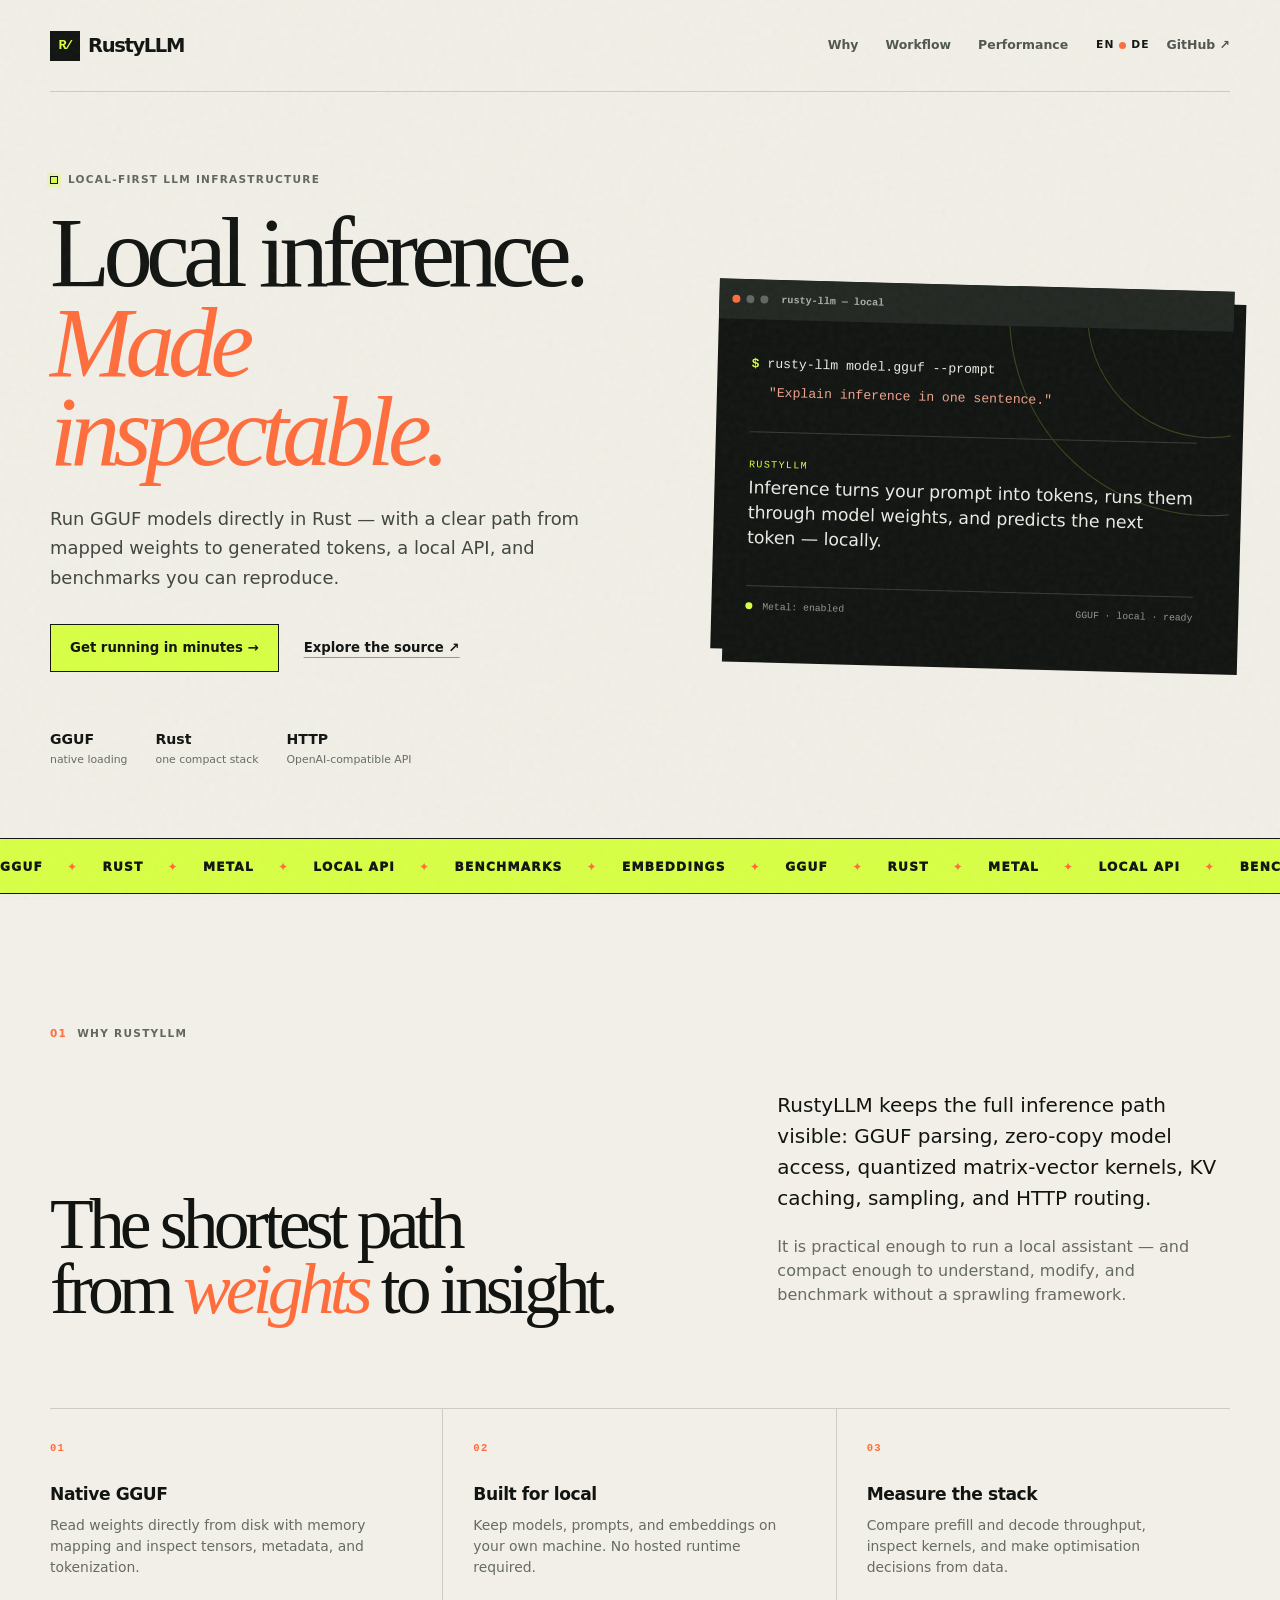
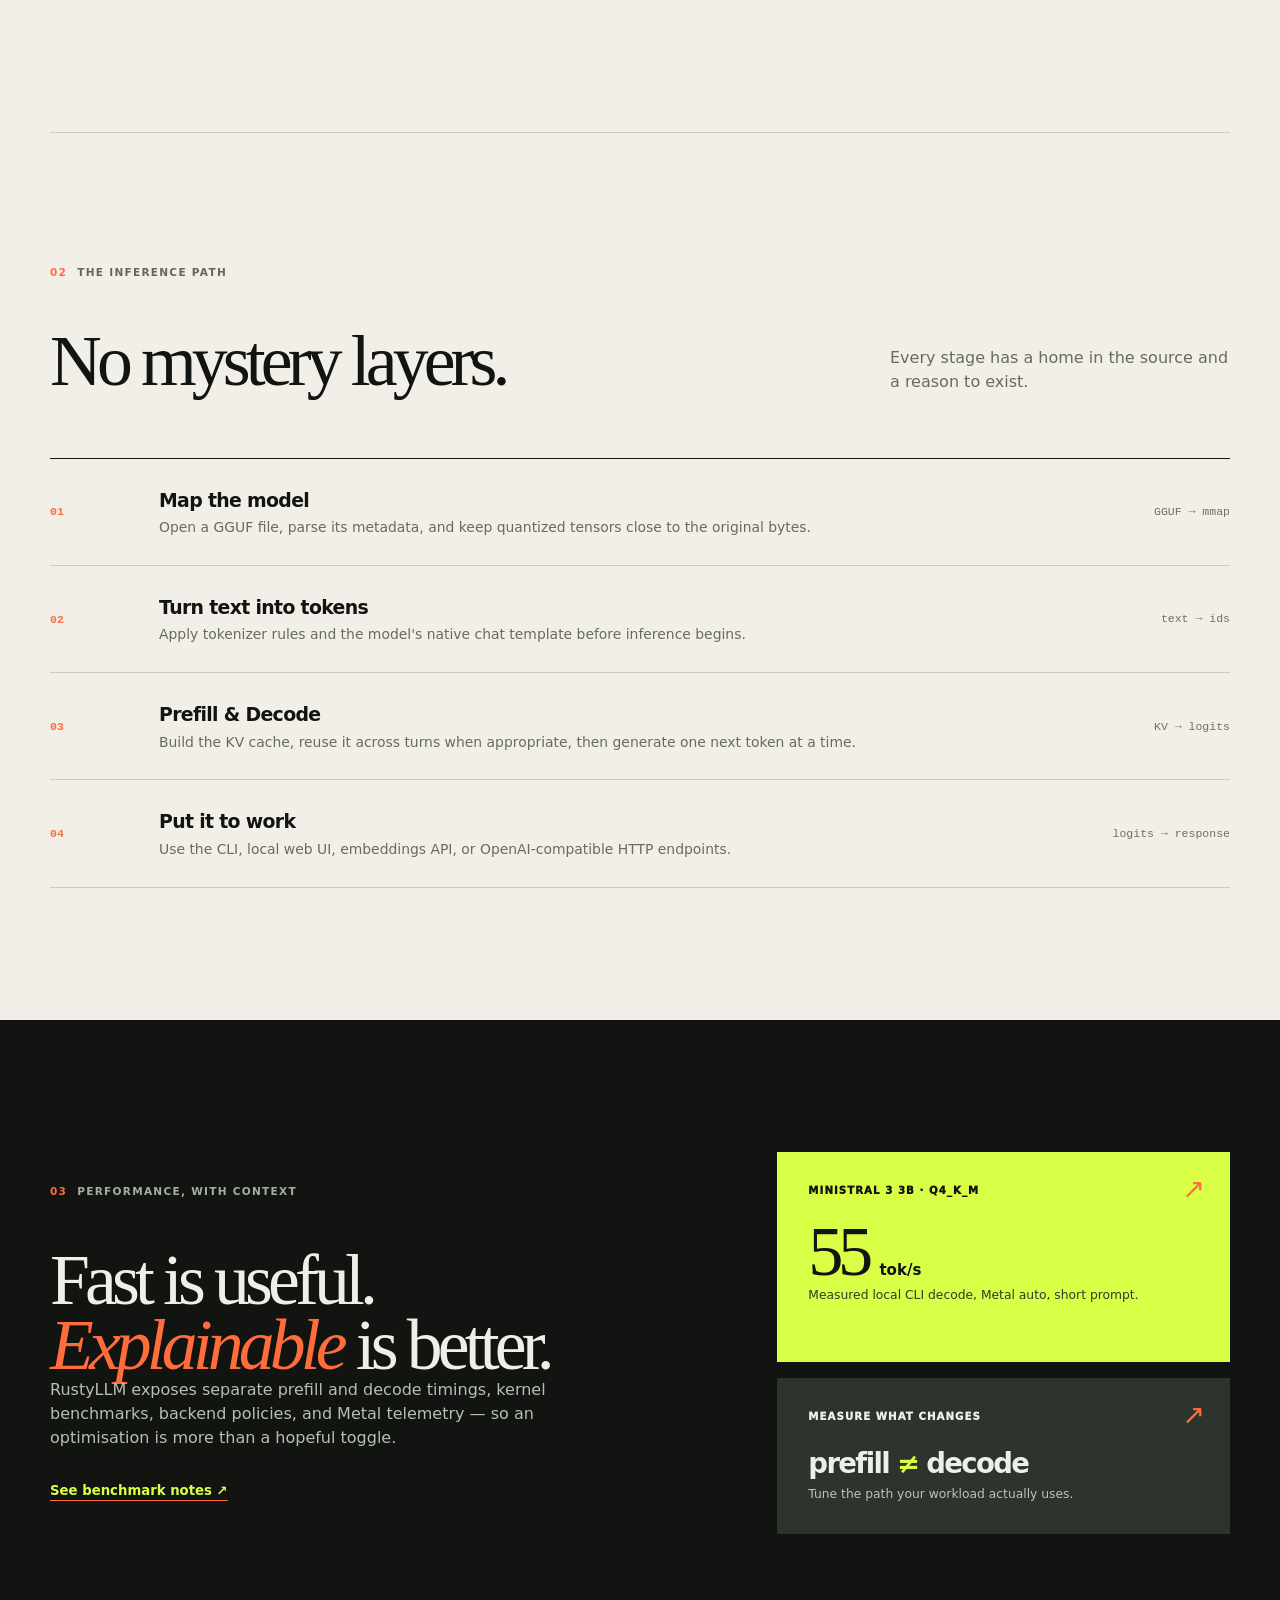
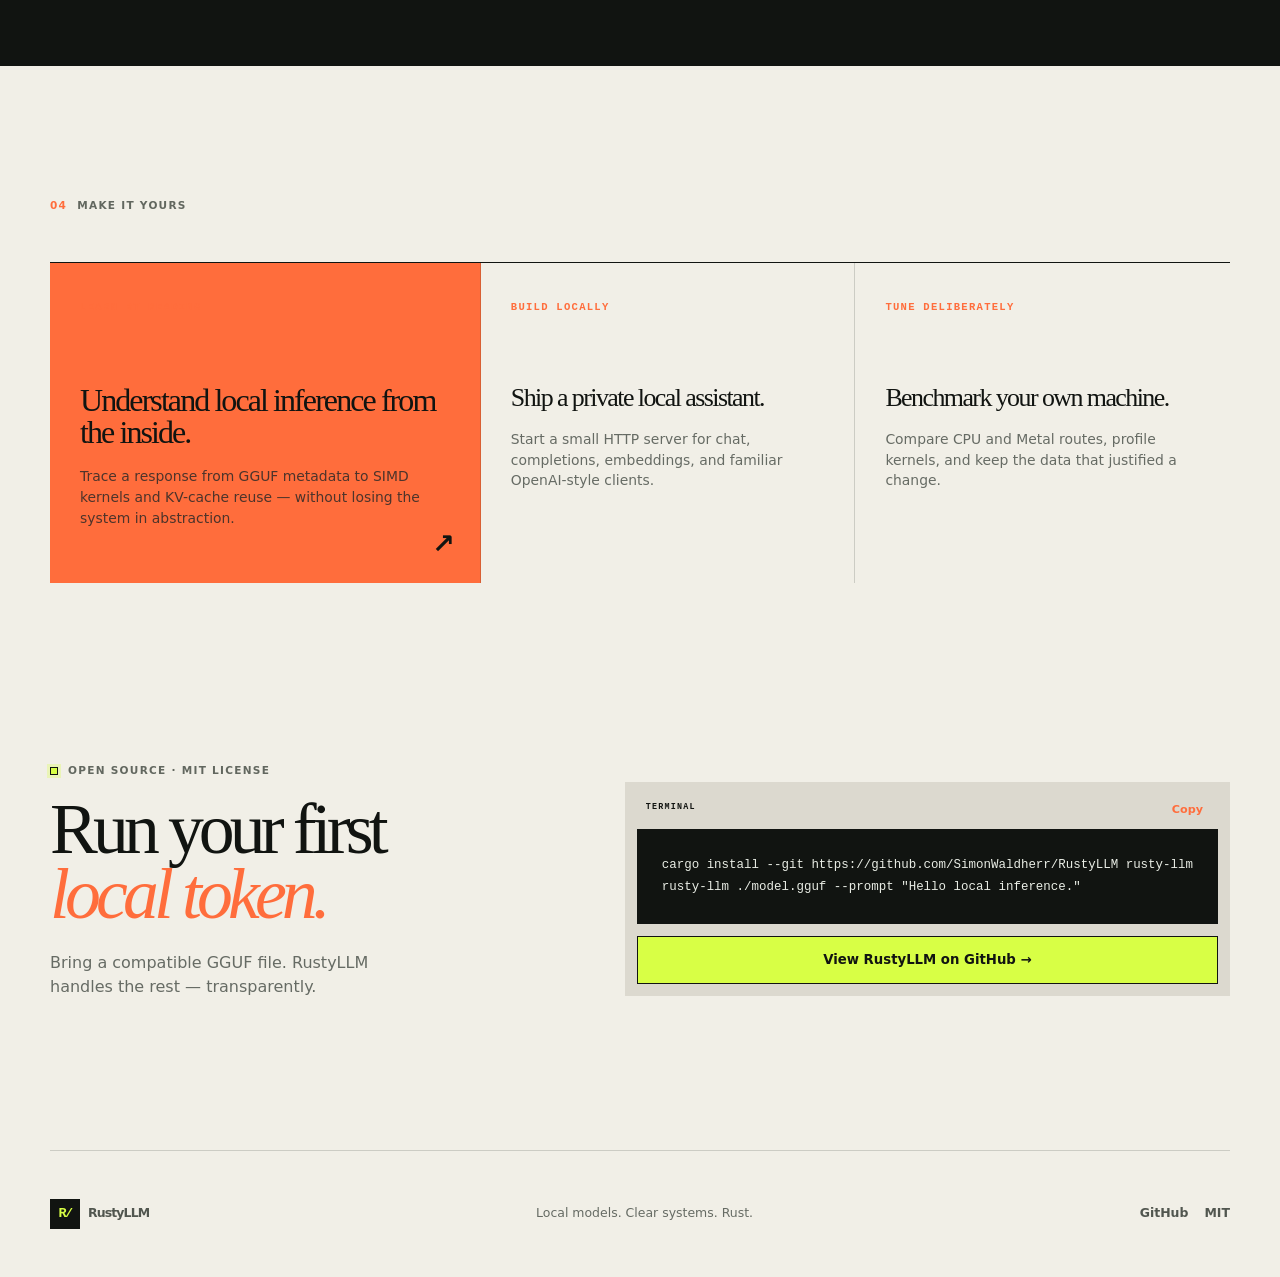
<file: index.html>
<!doctype html>
<html lang="en">
  <head>
    <meta charset="utf-8">
    <meta name="viewport" content="width=device-width, initial-scale=1">
    <meta name="description" content="RustyLLM is an inspectable, local-first GGUF inference runner written in Rust.">
    <meta name="theme-color" content="#111411">
    <meta property="og:title" content="RustyLLM — Local inference, made inspectable">
    <meta property="og:description" content="A compact Rust GGUF runner with a CLI, local API, benchmarks, and optional Metal acceleration.">
    <title>RustyLLM — Local inference, made inspectable</title>
    <link rel="stylesheet" href="style.css">
  </head>
  <body>
    <div class="grain" aria-hidden="true"></div>
    <header class="header wrap">
      <a class="brand" href="#top" aria-label="RustyLLM home"><b>R/</b>RustyLLM</a>
      <nav><a href="#why" data-de="Warum">Why</a><a href="#path" data-de="Ablauf">Workflow</a><a href="#speed" data-de="Performance">Performance</a></nav>
      <div class="head-actions"><button class="language" data-language aria-label="Switch language">EN <i></i> DE</button><a class="small-link" href="https://github.com/SimonWaldherr/RustyLLM">GitHub ↗</a></div>
    </header>

    <main id="top">
      <section class="hero wrap">
        <div class="hero-copy">
          <p class="eyebrow"><span></span><span data-de="LOKALE LLM-INFRASTRUKTUR">LOCAL-FIRST LLM INFRASTRUCTURE</span></p>
          <h1 data-i18n-html data-en="Local inference.<br><em>Made inspectable.</em>" data-de="Lokale Inferenz.<br><em>Nachvollziehbar.</em>">Local inference.<br><em>Made inspectable.</em></h1>
          <p class="lede" data-de="Führe GGUF-Modelle direkt in Rust aus – vom gemappten Gewicht bis zum generierten Token, mit lokaler API und reproduzierbaren Benchmarks.">Run GGUF models directly in Rust — with a clear path from mapped weights to generated tokens, a local API, and benchmarks you can reproduce.</p>
          <div class="actions"><a class="button" href="#start" data-de="In Minuten starten →">Get running in minutes →</a><a class="underlined" href="https://github.com/SimonWaldherr/RustyLLM" data-de="Quellcode erkunden ↗">Explore the source ↗</a></div>
          <div class="proof"><div><strong>GGUF</strong><small data-de="native geladen">native loading</small></div><div><strong>Rust</strong><small data-de="kompakter Stack">one compact stack</small></div><div><strong>HTTP</strong><small data-de="OpenAI-kompatible API">OpenAI-compatible API</small></div></div>
        </div>
        <div class="terminal" aria-label="RustyLLM terminal example">
          <div class="terminal-top"><i></i><i></i><i></i><span>rusty-llm — local</span></div>
          <div class="terminal-body"><p><b>$</b> rusty-llm model.gguf --prompt</p><p class="terminal-string" data-de="&quot;Erkläre Inferenz in einem Satz.&quot;">"Explain inference in one sentence."</p><hr><small>RUSTYLLM</small><p class="terminal-answer" data-de="Inferenz wandelt deinen Prompt in Tokens um, führt sie durch Modellgewichte und sagt das nächste Token voraus – komplett lokal.">Inference turns your prompt into tokens, runs them through model weights, and predicts the next token — locally.</p><footer><span><em></em> Metal: enabled</span><span data-de="GGUF · lokal · bereit">GGUF · local · ready</span></footer></div>
        </div>
      </section>

      <div class="ticker"><div>GGUF <b>✦</b> RUST <b>✦</b> METAL <b>✦</b> LOCAL API <b>✦</b> BENCHMARKS <b>✦</b> EMBEDDINGS <b>✦</b> GGUF <b>✦</b> RUST <b>✦</b> METAL <b>✦</b> LOCAL API <b>✦</b> BENCHMARKS <b>✦</b></div></div>

      <section class="section wrap" id="why">
        <p class="section-label"><b>01</b><span data-de="WARUM RUSTYLLM">WHY RUSTYLLM</span></p>
        <div class="split intro"><h2 data-i18n-html data-en="The shortest path<br>from <em>weights</em> to insight." data-de="Der kürzeste Weg<br>von <em>Gewichten</em> zu Erkenntnis.">The shortest path<br>from <em>weights</em> to insight.</h2><div><p class="large" data-de="RustyLLM macht den kompletten Inferenzpfad sichtbar: GGUF-Parsing, Zero-Copy-Modellzugriff, quantisierte Matrix-Vektor-Kernel, KV-Cache, Sampling und HTTP-Routing.">RustyLLM keeps the full inference path visible: GGUF parsing, zero-copy model access, quantized matrix-vector kernels, KV caching, sampling, and HTTP routing.</p><p data-de="Praktisch genug für einen lokalen Assistenten – und kompakt genug, um ihn ohne ausuferndes Framework zu verstehen, anzupassen und zu benchmarken.">It is practical enough to run a local assistant — and compact enough to understand, modify, and benchmark without a sprawling framework.</p></div></div>
        <div class="features"><article><b>01</b><h3 data-de="Native GGUF">Native GGUF</h3><p data-de="Lies Gewichte direkt von der Platte per Memory Mapping und inspiziere Tensoren, Metadaten und Tokenisierung.">Read weights directly from disk with memory mapping and inspect tensors, metadata, and tokenization.</p></article><article><b>02</b><h3 data-de="Für lokal gebaut">Built for local</h3><p data-de="Modelle, Prompts und Embeddings bleiben auf deinem Rechner. Kein gehosteter Runtime-Dienst nötig.">Keep models, prompts, and embeddings on your own machine. No hosted runtime required.</p></article><article><b>03</b><h3 data-de="Den Stack messen">Measure the stack</h3><p data-de="Vergleiche Prefill und Decode, untersuche Kernel und entscheide Optimierungen anhand von Daten.">Compare prefill and decode throughput, inspect kernels, and make optimisation decisions from data.</p></article></div>
      </section>

      <section class="section wrap workflow" id="path">
        <p class="section-label"><b>02</b><span data-de="DER INFERENZPFAD">THE INFERENCE PATH</span></p>
        <div class="workflow-head"><h2 data-de="Keine Black Box.">No mystery layers.</h2><p data-de="Jede Stufe hat einen Platz im Code und einen nachvollziehbaren Zweck.">Every stage has a home in the source and a reason to exist.</p></div>
        <ol><li><b>01</b><div><h3 data-de="Modell mappen">Map the model</h3><p data-de="Öffne eine GGUF-Datei, parse ihre Metadaten und halte quantisierte Tensoren nah an ihren Original-Bytes.">Open a GGUF file, parse its metadata, and keep quantized tensors close to the original bytes.</p></div><code>GGUF → mmap</code></li><li><b>02</b><div><h3 data-de="Text in Tokens umwandeln">Turn text into tokens</h3><p data-de="Wende Tokenizer-Regeln und das native Chat-Template des Modells an, bevor die Inferenz startet.">Apply tokenizer rules and the model's native chat template before inference begins.</p></div><code>text → ids</code></li><li><b>03</b><div><h3>Prefill &amp; Decode</h3><p data-de="Baue den KV-Cache auf, nutze ihn bei passenden Folgerunden wieder und generiere Token für Token.">Build the KV cache, reuse it across turns when appropriate, then generate one next token at a time.</p></div><code>KV → logits</code></li><li><b>04</b><div><h3 data-de="Produktiv nutzen">Put it to work</h3><p data-de="Nutze CLI, lokale Web-UI, Embeddings-API oder OpenAI-kompatible HTTP-Endpunkte.">Use the CLI, local web UI, embeddings API, or OpenAI-compatible HTTP endpoints.</p></div><code>logits → response</code></li></ol>
      </section>

      <section class="performance" id="speed"><div class="wrap split"><div><p class="section-label light"><b>03</b><span data-de="PERFORMANCE MIT KONTEXT">PERFORMANCE, WITH CONTEXT</span></p><h2 data-i18n-html data-en="Fast is useful.<br><em>Explainable</em> is better." data-de="Schnell ist gut.<br><em>Erklärbar</em> ist besser.">Fast is useful.<br><em>Explainable</em> is better.</h2><p data-de="RustyLLM zeigt getrennte Prefill- und Decode-Zeiten, Kernel-Benchmarks, Backend-Policies und Metal-Telemetrie – damit eine Optimierung mehr als ein hoffnungsvoller Schalter ist.">RustyLLM exposes separate prefill and decode timings, kernel benchmarks, backend policies, and Metal telemetry — so an optimisation is more than a hopeful toggle.</p><a class="underlined lime" href="https://github.com/SimonWaldherr/RustyLLM/blob/main/BENCHMARK.md" data-de="Benchmark-Notizen ansehen ↗">See benchmark notes ↗</a></div><div class="metrics"><article><small data-de="MINISTRAL 3 3B · Q4_K_M">MINISTRAL 3 3B · Q4_K_M</small><strong>55 <span>tok/s</span></strong><p data-de="Gemessener lokaler CLI-Decode, Metal auto, kurzer Prompt.">Measured local CLI decode, Metal auto, short prompt.</p></article><article class="dark-card"><small data-de="MISS, WAS SICH ÄNDERT">MEASURE WHAT CHANGES</small><strong>prefill <i>≠</i> decode</strong><p data-de="Optimiere den Pfad, den dein Workload tatsächlich nutzt.">Tune the path your workload actually uses.</p></article></div></div></section>

      <section class="section wrap usecases"><p class="section-label"><b>04</b><span data-de="MACH ES ZU DEINEM">MAKE IT YOURS</span></p><div class="cards"><article class="featured"><small data-de="DURCH LESEN LERNEN">LEARN BY READING</small><h3 data-de="Lokale Inferenz von innen verstehen.">Understand local inference from the inside.</h3><p data-de="Verfolge eine Antwort von GGUF-Metadaten bis zu SIMD-Kerneln und KV-Cache-Reuse – ohne dass Abstraktion das System verdeckt.">Trace a response from GGUF metadata to SIMD kernels and KV-cache reuse — without losing the system in abstraction.</p><b class="corner">↗</b></article><article><small data-de="LOKAL BAUEN">BUILD LOCALLY</small><h3 data-de="Einen privaten Assistenten betreiben.">Ship a private local assistant.</h3><p data-de="Starte einen kleinen HTTP-Server für Chat, Completions, Embeddings und vertraute OpenAI-artige Clients.">Start a small HTTP server for chat, completions, embeddings, and familiar OpenAI-style clients.</p></article><article><small data-de="BEWUSST TUNEN">TUNE DELIBERATELY</small><h3 data-de="Deinen Rechner benchmarken.">Benchmark your own machine.</h3><p data-de="Vergleiche CPU- und Metal-Routen, profile Kernel und behalte die Daten, die eine Änderung begründen.">Compare CPU and Metal routes, profile kernels, and keep the data that justified a change.</p></article></div></section>

      <section class="start wrap" id="start"><div><p class="eyebrow"><span></span><span data-de="OPEN SOURCE · MIT-LIZENZ">OPEN SOURCE · MIT LICENSE</span></p><h2 data-i18n-html data-en="Run your first<br><em>local token.</em>" data-de="Starte deinen ersten<br><em>lokalen Token.</em>">Run your first<br><em>local token.</em></h2><p data-de="Bring eine kompatible GGUF-Datei mit. RustyLLM erledigt den Rest – transparent.">Bring a compatible GGUF file. RustyLLM handles the rest — transparently.</p></div><div class="install"><header><small data-de="TERMINAL">TERMINAL</small><button data-copy data-de="Kopieren">Copy</button></header><pre><code>cargo install --git https://github.com/SimonWaldherr/RustyLLM rusty-llm
rusty-llm ./model.gguf --prompt "Hello local inference."</code></pre><a class="button full" href="https://github.com/SimonWaldherr/RustyLLM" data-de="RustyLLM auf GitHub ansehen →">View RustyLLM on GitHub →</a></div></section>
    </main>

    <footer class="footer wrap"><a class="brand" href="#top"><b>R/</b>RustyLLM</a><p data-de="Lokale Modelle. Klare Systeme. Rust.">Local models. Clear systems. Rust.</p><div><a href="https://github.com/SimonWaldherr/RustyLLM">GitHub</a><a href="https://github.com/SimonWaldherr/RustyLLM/blob/main/LICENSE">MIT</a></div></footer>
    <script src="app.js"></script>
  </body>
</html>
</file>
<file: style.css>
:root { --ink:#111411; --paper:#f1efe7; --acid:#d8ff45; --orange:#ff6d3c; --muted:#666b64; --line:rgba(17,20,17,.16); --serif:Georgia, 'Times New Roman', serif; --sans:Inter, ui-sans-serif, system-ui, -apple-system, BlinkMacSystemFont, 'Segoe UI', sans-serif; }
* { box-sizing:border-box; } html { scroll-behavior:smooth; } body { margin:0; color:var(--ink); background:var(--paper); font:16px/1.5 var(--sans); } a { color:inherit; text-decoration:none; } button { font:inherit; } .wrap { width:min(1180px, calc(100% - 48px)); margin-inline:auto; } .grain { position:fixed; z-index:10; inset:0; pointer-events:none; opacity:.045; background-image:url("data:image/svg+xml,%3Csvg viewBox='0 0 180 180' xmlns='http://www.w3.org/2000/svg'%3E%3Cfilter id='n'%3E%3CfeTurbulence type='fractalNoise' baseFrequency='.8' numOctaves='3' stitchTiles='stitch'/%3E%3C/filter%3E%3Crect width='100%25' height='100%25' filter='url(%23n)'/%3E%3C/svg%3E"); }
.header { height:92px; display:flex; align-items:center; gap:28px; border-bottom:1px solid var(--line); } .brand { display:inline-flex; align-items:center; gap:8px; font-size:1.22rem; font-weight:850; letter-spacing:-.07em; } .brand b { display:grid; place-items:center; width:30px; height:30px; color:var(--acid); background:var(--ink); font:800 .85rem ui-monospace,monospace; letter-spacing:-.12em; } nav { display:flex; gap:27px; margin-left:auto; } nav a,.small-link,.footer a { color:#51564f; font-size:.78rem; font-weight:800; } nav a:hover,.footer a:hover { color:var(--orange); } .head-actions { display:flex; align-items:center; gap:17px; } .language { display:flex; gap:5px; align-items:center; padding:6px 0; border:0; background:transparent; cursor:pointer; color:var(--ink); font-size:.67rem; font-weight:900; letter-spacing:.09em; } .language i { width:7px; height:7px; background:var(--orange); border-radius:50%; transition:transform .2s; } html[lang='de'] .language i { transform:translateX(15px); }
.hero { min-height:650px; display:grid; grid-template-columns:1.08fr .92fr; align-items:center; gap:60px; padding-block:80px 70px; } .eyebrow,.section-label { display:flex; align-items:center; gap:10px; margin:0; color:#62675f; font-size:.66rem; font-weight:850; letter-spacing:.12em; } .eyebrow>span:first-child { width:8px; height:8px; border:1px solid var(--ink); background:var(--acid); box-shadow:0 0 0 3px rgba(216,255,69,.3); } h1,h2,h3,p { margin-top:0; } h1,h2 { font-family:var(--serif); font-weight:500; letter-spacing:-.068em; line-height:.91; } h1 { margin:20px 0 27px; font-size:clamp(3.9rem, 7.7vw, 7.4rem); } h1 em,h2 em { color:var(--orange); font-weight:400; } .lede { max-width:555px; color:#40453f; font-size:1.12rem; line-height:1.65; } .actions { display:flex; gap:25px; align-items:center; margin-top:31px; } .button { display:inline-flex; justify-content:center; align-items:center; padding:13px 19px; border:1px solid var(--ink); background:var(--acid); font-size:.83rem; font-weight:900; transition:transform .18s,background .18s; } .button:hover { transform:translateY(-2px); background:#e7ff83; } .underlined { display:inline-flex; color:var(--ink); font-size:.83rem; font-weight:850; text-decoration:underline; text-decoration-color:var(--orange); text-underline-offset:5px; } .proof { display:flex; gap:28px; margin-top:57px; } .proof div { display:grid; gap:2px; } .proof strong { font-size:.88rem; } .proof small { color:var(--muted); font-size:.68rem; }
.terminal { position:relative; overflow:hidden; color:#e8ece4; background:#111411; box-shadow:12px 13px 0 var(--ink); transform:rotate(1.5deg); } .terminal:before,.terminal:after { content:''; position:absolute; right:-100px; top:-100px; width:245px; height:245px; border:1px solid rgba(216,255,69,.22); border-radius:50%; } .terminal:after { right:-177px; top:-177px; width:400px; height:400px; } .terminal-top { position:relative; z-index:1; display:flex; align-items:center; gap:6px; height:40px; padding:0 13px; background:#222722; } .terminal-top i { width:8px; height:8px; border-radius:50%; background:#626761; } .terminal-top i:first-child { background:var(--orange); } .terminal-top span { margin-left:7px; color:#abb1a8; font:700 .63rem ui-monospace,monospace; } .terminal-body { position:relative; z-index:1; padding:34px; font:500 .82rem/1.65 ui-monospace,monospace; } .terminal-body p { margin-bottom:7px; } .terminal-body p>b { color:var(--acid); } .terminal-string { padding-left:18px; color:#efa38d; } .terminal hr { height:1px; margin:28px 0 21px; border:0; background:#363c35; } .terminal-body small { color:var(--acid); font-size:.63rem; letter-spacing:.13em; } .terminal-answer { min-height:103px; font:1.08rem/1.45 var(--sans); } .terminal footer { display:flex; justify-content:space-between; gap:12px; padding-top:13px; border-top:1px solid #363c35; color:#90978e; font-size:.61rem; } .terminal footer em { display:inline-block; width:7px; height:7px; margin-right:4px; background:var(--acid); border-radius:50%; }
.ticker { overflow:hidden; padding:15px 0; border-block:1px solid var(--ink); background:var(--acid); white-space:nowrap; } .ticker div { display:inline-flex; gap:24px; min-width:max-content; color:var(--ink); font-size:.76rem; font-weight:950; letter-spacing:.1em; animation:slide 28s linear infinite; } .ticker b { color:var(--orange); } @keyframes slide { to { transform:translateX(-35%); } }
.section { padding-block:132px; } .section-label { margin-bottom:48px; } .section-label>b { color:var(--orange); } .split { display:grid; grid-template-columns:1.05fr .78fr; gap:118px; align-items:end; } h2 { margin:0; font-size:clamp(3.2rem,5.6vw,5.7rem); } .intro .large { font-size:1.25rem; line-height:1.56; } .intro p:not(.large) { color:var(--muted); } .features { display:grid; grid-template-columns:repeat(3,1fr); margin-top:85px; border-top:1px solid var(--line); } .features article { min-height:188px; padding:25px 30px 8px 0; border-right:1px solid var(--line); } .features article+article { padding-left:30px; } .features article:last-child { border:0; } .features b,.cards small { color:var(--orange); font:850 .66rem ui-monospace,monospace; letter-spacing:.12em; } .features h3 { margin:24px 0 8px; font-size:1.07rem; letter-spacing:-.025em; } .features p { color:var(--muted); font-size:.87rem; }
.workflow { border-top:1px solid var(--line); } .workflow-head { display:flex; align-items:end; justify-content:space-between; gap:40px; margin-bottom:64px; } .workflow-head p { max-width:340px; margin:0; color:var(--muted); } .workflow ol { margin:0; padding:0; border-top:1px solid var(--ink); list-style:none; } .workflow li { display:grid; grid-template-columns:85px 1fr auto; align-items:center; gap:24px; padding:27px 0; border-bottom:1px solid var(--line); } .workflow li>b { color:var(--orange); font:850 .72rem ui-monospace,monospace; } .workflow h3 { margin:0 0 3px; font-size:1.18rem; letter-spacing:-.035em; } .workflow li p { margin:0; color:var(--muted); font-size:.87rem; } .workflow code { color:#6b7069; font-size:.72rem; }
.performance { padding-block:132px; background:var(--ink); color:#edf0e8; } .performance .split { align-items:center; } .light { color:#a6ada2; } .performance p:not(.section-label) { max-width:500px; color:#b7beb3; } .lime { margin-top:15px; color:var(--acid); } .metrics { display:grid; gap:16px; } .metrics article { position:relative; min-height:210px; padding:31px; overflow:hidden; color:var(--ink); background:var(--acid); } .metrics article:after { content:'↗'; position:absolute; right:25px; top:17px; color:var(--orange); font-size:1.7rem; } .metrics small { display:block; font-size:.64rem; font-weight:950; letter-spacing:.1em; } .metrics strong { display:block; margin:25px 0 7px; font:500 4.4rem/.8 var(--serif); letter-spacing:-.08em; } .metrics strong span { font:900 .94rem var(--sans); letter-spacing:0; } .metrics p { margin:0; color:#333a2e!important; font-size:.77rem; } .metrics .dark-card { min-height:145px; color:#edf0e8; background:#2d332d; } .dark-card strong { margin:23px 0 6px; font:800 1.72rem var(--sans); letter-spacing:-.06em; } .dark-card strong i { color:var(--acid); font-style:normal; } .dark-card p { color:#bdc4b9!important; }
.usecases { padding-bottom:110px; } .cards { display:grid; grid-template-columns:1.15fr 1fr 1fr; border-top:1px solid var(--ink); } .cards article { position:relative; min-height:320px; padding:30px; border-right:1px solid var(--line); } .cards article:last-child { border:0; } .cards .featured { background:var(--orange); } .cards h3 { margin:68px 0 18px; font:500 2rem/.98 var(--serif); letter-spacing:-.06em; } .cards article:not(.featured) h3 { font-size:1.62rem; } .cards p { color:#4d342b; font-size:.87rem; } .cards article:not(.featured) p { color:var(--muted); } .corner { position:absolute; right:25px; bottom:18px; font-size:1.7rem; }
.start { display:grid; grid-template-columns:1fr .9fr; gap:94px; align-items:center; padding-top:70px; } .start h2 { margin:18px 0 23px; } .start>div>p:not(.eyebrow) { max-width:370px; color:var(--muted); } .install { padding:12px; background:#dcd9cf; } .install header { display:flex; justify-content:space-between; padding:8px 9px 12px; font:850 .63rem ui-monospace,monospace; letter-spacing:.12em; } .install button { border:0; color:var(--orange); background:transparent; cursor:pointer; font:850 .7rem var(--sans); } pre { margin:0 0 12px; padding:25px; overflow:auto; background:var(--ink); color:#e9ede5; font:.78rem/1.8 ui-monospace,monospace; } .full { width:100%; }.footer { display:flex; align-items:center; justify-content:space-between; gap:20px; padding-block:48px; margin-top:135px; border-top:1px solid var(--line); } .footer p { margin:0; color:var(--muted); font-size:.78rem; } .footer>div { display:flex; gap:16px; }
@media (max-width:820px) { .wrap { width:min(100% - 32px,680px); } .header { height:75px; } nav { display:none; } .head-actions { margin-left:auto; } .hero,.split,.start { grid-template-columns:1fr; gap:44px; } .hero { min-height:0; padding-block:65px; } .terminal { width:calc(100% - 11px); } .section,.performance { padding-block:82px; } .intro { gap:28px; } .features,.cards { grid-template-columns:1fr; } .features article,.features article+article,.cards article { min-height:0; padding:27px 0; border-right:0; border-bottom:1px solid var(--line); } .features article:last-child,.cards article:last-child { border-bottom:0; } .workflow-head { display:block; } .workflow-head p { margin-top:24px; } .workflow li { grid-template-columns:42px 1fr; } .workflow code { grid-column:2; } .footer { flex-wrap:wrap; margin-top:80px; } }
@media (max-width:470px) { .small-link { display:none; } h1 { font-size:3.75rem; } .actions { flex-direction:column; align-items:flex-start; gap:18px; } .proof { gap:16px; } .terminal-body { padding:25px; } .terminal footer { display:block; } .terminal footer span+span { display:block; margin-top:4px; } }
</file>
